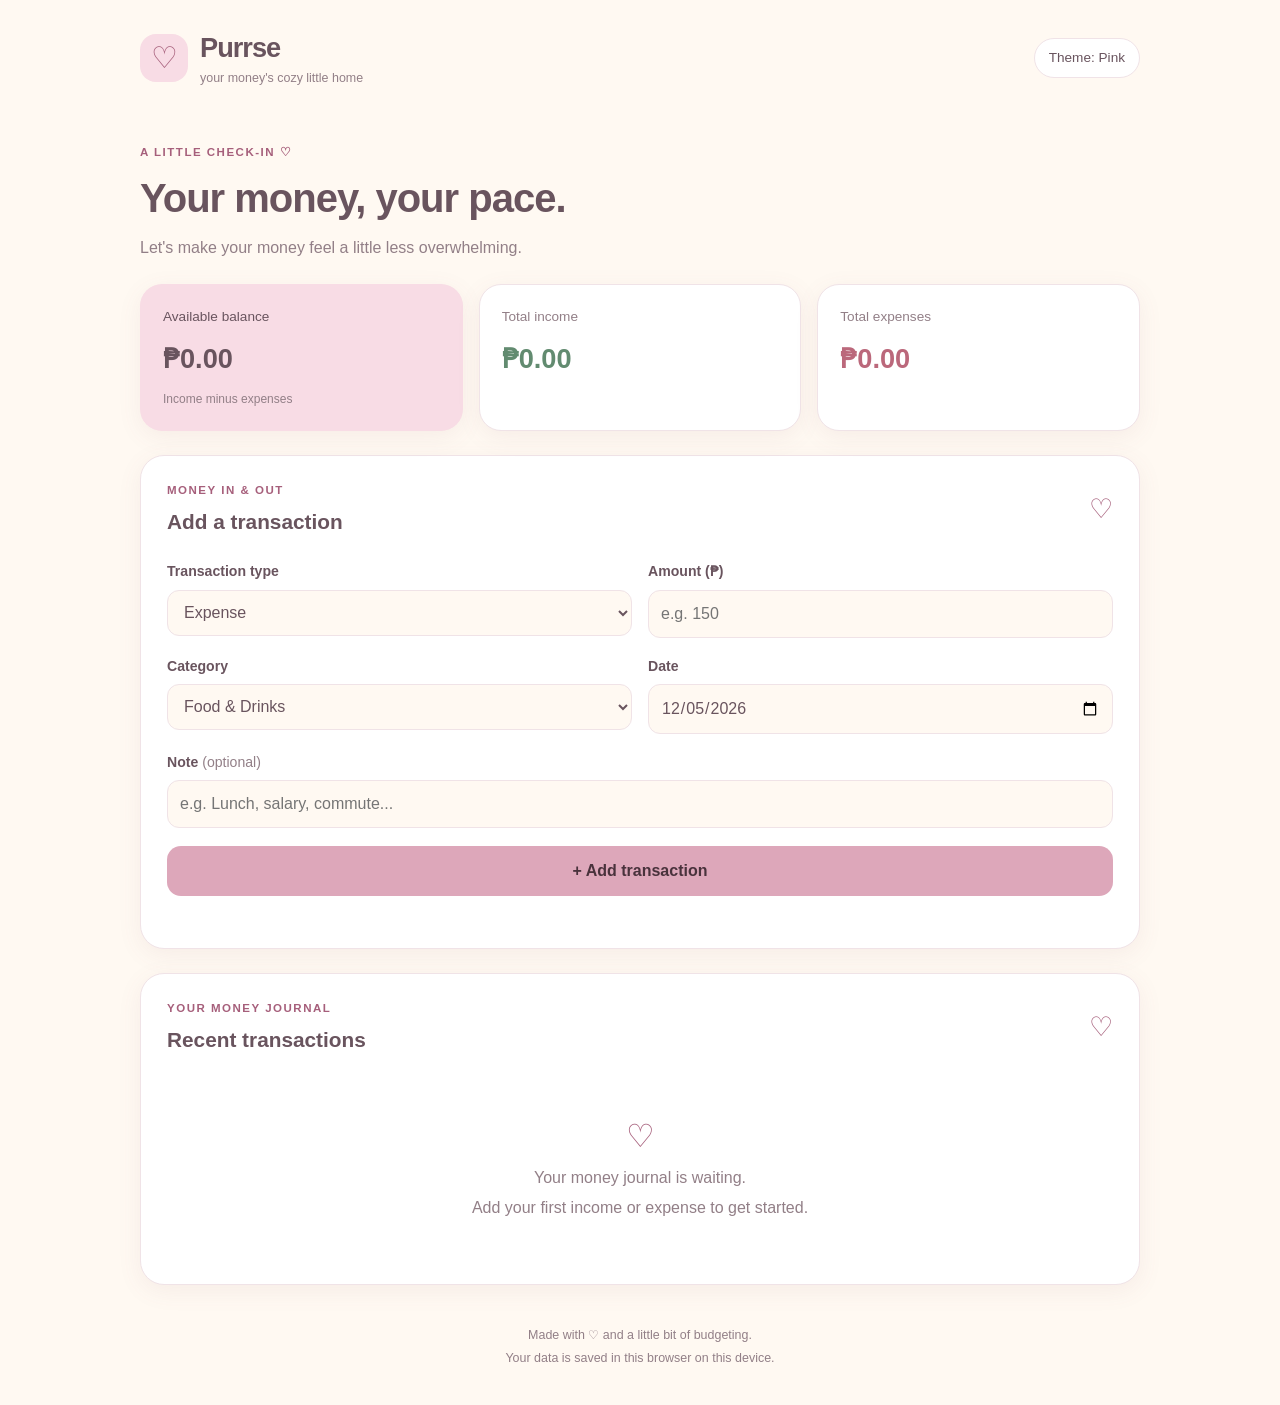
<file: index.html>
<!DOCTYPE html>
<html lang="en">

    <head>
        <!-- Basic information about our webpage -->
        <meta charset="UTF-8"> 
        <meta name="viewport"
            content="width=device-width, initial scale=1.0"> <!--para fit sa phone OR pc-->
        <meta name="theme-color"
            content="#fff7f8"> 
            <!--soft pink atake ko nian-->
        
            <title> Purrse - Your Cozy Budget Tracker </title>

                <link rel="manifest"
                    href="./manifest.json"> <!--mobile app hehe-->

                <link rel="stylesheet"
                    href="style.css"> <!--nakakonek yn sha s css file-->

                <script src="script.js" 
                    defer> </script> <!--konek sa js file tapos yung defer bzt un ira-run ni browser kinemberlu-->

    </head>

    <body>

        <div class="app-container">

            <header class="app-header">

                <div class="brand">

                    <span class="brand-icon"
                        aria-hidden="true">♡</span>

                    <div>
                    <h1>Purrse</h1>
                    <p class="tagline">your money's cozy little home</p>
                    </div>

                </div>

                <button id="themeButton"
                    class="theme-button"
                    type="button">
                        Change theme
                </button>
            </header>

            <main>
                <section class="welcome-section">
                    <p class="eyebrow">A LITTLE CHECK-IN ♡</p>
                    <h2>Your money, your pace.</h2>
                    <p>Let's make your money feel a little less overwhelming.</p>
                </section>

                <!--summary cards here-->
                <section class="summary-grid" aria-label="Financial summary">

                    <article class="summary-card balance-card">
                        <p>Available balance</p>
                        <h2 id="balance">₱0.00</h2>
                        <span class="card-note">Income minus expenses</span>
                    </article>

                    <article class="summary-card">
                        <p>Total income</p>
                        <h2 id="income" class="income-text">₱0.00</h2>
                    </article>

                    <article class="summary-card">
                        <p>Total expenses</p>
                        <h2 id="expenses" class="expense-text">₱0.00</h2>
                    </article>

                </section>

                <!--form for add transactions-->
                <section class="panel"
                    id="add-transaction">

                        <div class="section-heading">
                            <div>
                                <p class="eyebrow">MONEY IN & OUT</p>
                                <h2>Add a transaction</h2>
                            </div>

                            <span class="heading-heart"
                                aria-hidden="true">♡</span>
                        </div> 

                        <form id="transactionForm">

                            <div class="form-row">
                                <div class="form-group">
                                    <label for="type">Transaction type</label>
                                    <select id="type" name="type" required>
                                        <option value="expense">Expense</option>
                                        <option value="income">Income</option>
                                </select>
                                </div>

                                <div class="form-group">
                                    <label for="amount">Amount (₱)</label>
                                    <input
                                        id="amount"
                                        name="amount"
                                        type="number"
                                        min="0.01"
                                        max="1000000000"
                                        step="0.01"
                                        placeholder="e.g. 150"
                                        required
                                    >
                                </div>
                            </div>

                            <div class="form-row">
                                <div class="form-group">
                                    <label for="category">Category</label>
                                    <select id="category" name="category" required>
                                        <option value="Food & Drinks">Food & Drinks</option>
                                        <option value="Transportation">Transportation</option>
                                        <option value="Bills & Utilities">Bills & Utilities</option>
                                        <option value="Shopping">Shopping</option>
                                        <option value="Health & Personal Care">Health & Personal Care</option>
                                        <option value="Education">Education</option>
                                        <option value="Debt Payments">Debt Payments</option>
                                        <option value="Savings">Savings</option>
                                        <option value="Other">Other</option>
                                    </select>
                                </div>

                                <div class="form-group">
                                    <label for="date">Date</label>
                                    <input id="date" name="date" type="date" required>
                                </div>
                            </div>

                            <div class="form-group">
                                <label for="note">Note <span class="optional">(optional)</span></label>
                                <input
                                id="note"
                                name="note"
                                type="text"
                                maxlength="100"
                                placeholder="e.g. Lunch, salary, commute..."
                                >
                            </div>

                            <button class="primary-button" type="submit">
                                + Add transaction
                            </button>

                            <p id="formMessage" class="form-message" role="status"></p>
                        </form>
                </section>

                <!--transaction history-->
                <section class="panel" id="transaction-history">
                    <div class="section-heading">
                        <div>
                            <p class="eyebrow">YOUR MONEY JOURNAL</p>
                            <h2>Recent transactions</h2>
                        </div>
                        <span class="heading-heart" aria-hidden="true">♡</span>
                    </div>

                    <div id="transactionList" class="transaction-list">
                    //js will display transactions here.
                    </div>
                </section>

            </main>

            <footer class="app-footer">
                <p>Made with ♡ and a little bit of budgeting.</p>
                <p>Your data is saved in this browser on this device.</p>
            </footer>

        </div>    

    </body>
</html>
</file>
<file: style.css>
/* =========================================
   PURRSE — COLORS AND GENERAL SETTINGS
   ========================================= */

:root {
  --background: #FFF9F2;
  --surface: #FFFFFF;
  --primary: #DDA7BA;
  --primary-dark: #A65F7B;
  --soft-pink: #F8DCE5;
  --text: #69545E;
  --muted: #927F87;
  --border: #F0E3E7;
  --income: #628B70;
  --expense: #BB687B;
  --shadow: 0 6px 24px rgba(135, 91, 108, 0.08);
}

/* Alternative color themes */

body.blue {
  --background: #EAF4FF;
  --surface: #F8FBFF;
  --primary: #A9CBEF;
  --primary-dark: #739FCF;
  --soft-pink: #DCEBFC;
  --text: #4B6078;
  --muted: #7188A3;
  --income: #43866D;
  --expense: #B85F7A;
  --border: #D5E5F5;
}


body.lavender {
  --background: #F8F5FF;
  --surface: #FFFFFF;
  --primary: #C5B5E8;
  --primary-dark: #78639F;
  --soft-pink: #E9E0FA;
  --text: #5F5472;
  --muted: #8D829F;
  --border: #E9E1F2;
}

body.matcha {
  --background: #F6F8F0;
  --surface: #FFFFFF;
  --primary: #B9CBA4;
  --primary-dark: #5F7B4D;
  --soft-pink: #E5EED9;
  --text: #4F6048;
  --muted: #84917B;
  --border: #E1E9D9;
}

body.peach {
  --background: #FFF7F0;
  --surface: #FFFFFF;
  --primary: #F0BEA6;
  --primary-dark: #A9674D;
  --soft-pink: #FBE5D8;
  --text: #76574B;
  --muted: #A1867A;
  --border: #F3E4DA;
}

/* =========================================
   BASIC PAGE STYLES
   ========================================= */

* {
  box-sizing: border-box;
}

body {
  margin: 0;
  background: var(--background);
  color: var(--text);
  font-family: "Segoe UI", Arial, sans-serif;
  line-height: 1.5;
  transition: background 0.2s ease, color 0.2s ease;
}

button,
input,
select {
  font: inherit;
}

button {
  cursor: pointer;
}

.app-container {
  width: min(100% - 32px, 1000px);
  margin: 0 auto;
}

/* =========================================
   HEADER AND BRAND
   ========================================= */

.app-header {
  display: flex;
  align-items: center;
  justify-content: space-between;
  gap: 16px;
  padding: 28px 0;
}

.brand {
  display: flex;
  align-items: center;
  gap: 12px;
}

.brand-icon {
  display: grid;
  place-items: center;
  width: 48px;
  height: 48px;
  border-radius: 16px;
  background: var(--soft-pink);
  color: var(--primary-dark);
  font-size: 30px;
  line-height: 1;
}

.brand h1 {
  margin: 0;
  font-size: 1.7rem;
  letter-spacing: -1px;
}

.tagline {
  margin: 0;
  color: var(--muted);
  font-size: 0.78rem;
}

.theme-button {
  border: 1px solid var(--border);
  border-radius: 999px;
  padding: 9px 14px;
  background: var(--surface);
  color: var(--text);
  font-size: 0.85rem;
}

/* =========================================
   WELCOME SECTION
   ========================================= */

.welcome-section {
  padding: 28px 0 24px;
}

.eyebrow {
  margin: 0 0 7px;
  color: var(--primary-dark);
  font-size: 0.72rem;
  font-weight: 700;
  letter-spacing: 1.5px;
}

.welcome-section h2 {
  margin: 0 0 8px;
  font-size: clamp(1.8rem, 5vw, 2.5rem);
  letter-spacing: -1px;
}

.welcome-section > p:last-child {
  margin: 0;
  color: var(--muted);
}

/* =========================================
   SUMMARY CARDS
   ========================================= */

.summary-grid {
  display: grid;
  grid-template-columns: repeat(3, minmax(0, 1fr));
  gap: 16px;
  margin-bottom: 24px;
}

.summary-card {
  min-width: 0;
  padding: 22px;
  border: 1px solid var(--border);
  border-radius: 22px;
  background: var(--surface);
  box-shadow: var(--shadow);
}

.balance-card {
  background: var(--soft-pink);
  border-color: transparent;
}

.summary-card p {
  margin: 0 0 12px;
  color: var(--muted);
  font-size: 0.85rem;
}

.balance-card p {
  color: var(--text);
}

.summary-card h2 {
  overflow-wrap: anywhere;
  margin: 0;
  font-size: clamp(1.15rem, 3vw, 1.7rem);
}

.card-note {
  display: block;
  margin-top: 10px;
  color: var(--muted);
  font-size: 0.75rem;
}

.income-text {
  color: var(--income);
}

.expense-text {
  color: var(--expense);
}

/* =========================================
   PANELS AND SECTION HEADINGS
   ========================================= */

.panel {
  margin-bottom: 24px;
  padding: 26px;
  border: 1px solid var(--border);
  border-radius: 24px;
  background: var(--surface);
  box-shadow: var(--shadow);
}

.section-heading {
  display: flex;
  align-items: center;
  justify-content: space-between;
  gap: 12px;
  margin-bottom: 24px;
}

.section-heading h2 {
  margin: 0;
  font-size: 1.3rem;
}

.heading-heart {
  color: var(--primary-dark);
  font-size: 1.7rem;
}

/* =========================================
   TRANSACTION FORM
   ========================================= */

.form-row {
  display: grid;
  grid-template-columns: repeat(2, minmax(0, 1fr));
  gap: 16px;
}

.form-group {
  display: flex;
  flex-direction: column;
  gap: 7px;
  min-width: 0;
  margin-bottom: 18px;
}

.form-group label {
  font-size: 0.88rem;
  font-weight: 600;
}

.optional {
  color: var(--muted);
  font-weight: 400;
}

.form-group input,
.form-group select {
  width: 100%;
  min-height: 46px;
  padding: 11px 12px;
  border: 1px solid var(--border);
  border-radius: 12px;
  outline: none;
  background: var(--background);
  color: var(--text);
}

.form-group input:focus,
.form-group select:focus {
  border-color: var(--primary-dark);
  box-shadow: 0 0 0 3px var(--soft-pink);
}

.primary-button {
  width: 100%;
  padding: 13px 18px;
  border: none;
  border-radius: 14px;
  background: var(--primary);
  color: #49323C;
  font-weight: 700;
  transition: filter 0.2s ease, transform 0.2s ease;
}

.primary-button:hover {
  filter: brightness(0.97);
}

.primary-button:active {
  transform: scale(0.99);
}

.form-message {
  min-height: 1.2em;
  margin: 10px 0 0;
  color: var(--income);
  font-size: 0.85rem;
}

/* =========================================
   TRANSACTION HISTORY
   ========================================= */

.transaction-list {
  display: flex;
  flex-direction: column;
  gap: 12px;
}

.transaction-item {
  display: flex;
  align-items: center;
  gap: 13px;
  padding: 14px 0;
  border-bottom: 1px solid var(--border);
}

.transaction-item:last-child {
  border-bottom: none;
}

.transaction-symbol {
  display: grid;
  place-items: center;
  flex-shrink: 0;
  width: 44px;
  height: 44px;
  border-radius: 14px;
  background: var(--soft-pink);
  color: var(--primary-dark);
  font-size: 1.2rem;
}

.transaction-details {
  flex: 1;
  min-width: 0;
}

.transaction-details h3 {
  overflow-wrap: anywhere;
  margin: 0 0 4px;
  font-size: 0.95rem;
}

.transaction-details p {
  overflow-wrap: anywhere;
  margin: 0;
  color: var(--muted);
  font-size: 0.78rem;
}

.transaction-right {
  display: flex;
  flex-direction: column;
  align-items: flex-end;
  gap: 6px;
}

.transaction-amount {
  font-size: 0.95rem;
  font-weight: 700;
  white-space: nowrap;
}

.transaction-amount.income-text {
  color: var(--income);
}

.transaction-amount.expense-text {
  color: var(--expense);
}

.delete-button {
  padding: 4px 8px;
  border: 1px solid var(--border);
  border-radius: 8px;
  background: transparent;
  color: var(--muted);
  font-size: 0.75rem;
}

.delete-button:hover {
  color: var(--expense);
  border-color: var(--expense);
}

.empty-state {
  padding: 32px 12px;
  text-align: center;
  color: var(--muted);
}

.empty-state p {
  margin: 6px 0;
}

.empty-state .empty-heart {
  font-size: 2rem;
  color: var(--primary-dark);
}

/* =========================================
   FOOTER
   ========================================= */

.app-footer {
  padding: 12px 0 32px;
  text-align: center;
  color: var(--muted);
  font-size: 0.78rem;
}

.app-footer p {
  margin: 5px 0;
}

/* =========================================
   MOBILE LAYOUT
   ========================================= */

@media (max-width: 650px) {
  .app-container {
    width: min(100% - 22px, 1000px);
  }

  .app-header {
    align-items: flex-start;
    padding: 20px 0;
  }

  .brand h1 {
    font-size: 1.45rem;
  }

  .tagline {
    max-width: 160px;
    font-size: 0.7rem;
  }

  .theme-button {
    padding: 8px 10px;
    font-size: 0.76rem;
  }

  .summary-grid {
    grid-template-columns: 1fr 1fr;
    gap: 10px;
  }

  .balance-card {
    grid-column: 1 / -1;
  }

  .summary-card {
    padding: 16px;
    border-radius: 18px;
  }

  .panel {
    padding: 18px;
    border-radius: 20px;
  }

  .form-row {
    grid-template-columns: 1fr;
    gap: 0;
  }
}

@media (max-width: 360px) {
  .brand {
    gap: 7px;
  }

  .brand-icon {
    width: 38px;
    height: 38px;
  }

  .theme-button {
    max-width: 100px;
  }
}
</file>
<file: PURRSE/style.css>
/* =========================================
   PURRSE — COLORS AND GENERAL SETTINGS
   ========================================= */

:root {
  --background: #FFF9F2;
  --surface: #FFFFFF;
  --primary: #DDA7BA;
  --primary-dark: #A65F7B;
  --soft-pink: #F8DCE5;
  --text: #69545E;
  --muted: #927F87;
  --border: #F0E3E7;
  --income: #628B70;
  --expense: #BB687B;
  --shadow: 0 6px 24px rgba(135, 91, 108, 0.08);
}

/* Alternative color themes */

body.blue {
  --background: #EAF4FF;
  --surface: #F8FBFF;
  --primary: #A9CBEF;
  --primary-dark: #739FCF;
  --soft-pink: #DCEBFC;
  --text: #4B6078;
  --muted: #7188A3;
  --income: #43866D;
  --expense: #B85F7A;
  --border: #D5E5F5;
}


body.lavender {
  --background: #F8F5FF;
  --surface: #FFFFFF;
  --primary: #C5B5E8;
  --primary-dark: #78639F;
  --soft-pink: #E9E0FA;
  --text: #5F5472;
  --muted: #8D829F;
  --border: #E9E1F2;
}

body.matcha {
  --background: #F6F8F0;
  --surface: #FFFFFF;
  --primary: #B9CBA4;
  --primary-dark: #5F7B4D;
  --soft-pink: #E5EED9;
  --text: #4F6048;
  --muted: #84917B;
  --border: #E1E9D9;
}

body.peach {
  --background: #FFF7F0;
  --surface: #FFFFFF;
  --primary: #F0BEA6;
  --primary-dark: #A9674D;
  --soft-pink: #FBE5D8;
  --text: #76574B;
  --muted: #A1867A;
  --border: #F3E4DA;
}

/* =========================================
   BASIC PAGE STYLES
   ========================================= */

* {
  box-sizing: border-box;
}

body {
  margin: 0;
  background: var(--background);
  color: var(--text);
  font-family: "Segoe UI", Arial, sans-serif;
  line-height: 1.5;
  transition: background 0.2s ease, color 0.2s ease;
}

button,
input,
select {
  font: inherit;
}

button {
  cursor: pointer;
}

.app-container {
  width: min(100% - 32px, 1000px);
  margin: 0 auto;
}

/* =========================================
   HEADER AND BRAND
   ========================================= */

.app-header {
  display: flex;
  align-items: center;
  justify-content: space-between;
  gap: 16px;
  padding: 28px 0;
}

.brand {
  display: flex;
  align-items: center;
  gap: 12px;
}

.brand-icon {
  display: grid;
  place-items: center;
  width: 48px;
  height: 48px;
  border-radius: 16px;
  background: var(--soft-pink);
  color: var(--primary-dark);
  font-size: 30px;
  line-height: 1;
}

.brand h1 {
  margin: 0;
  font-size: 1.7rem;
  letter-spacing: -1px;
}

.tagline {
  margin: 0;
  color: var(--muted);
  font-size: 0.78rem;
}

.theme-button {
  border: 1px solid var(--border);
  border-radius: 999px;
  padding: 9px 14px;
  background: var(--surface);
  color: var(--text);
  font-size: 0.85rem;
}

/* =========================================
   WELCOME SECTION
   ========================================= */

.welcome-section {
  padding: 28px 0 24px;
}

.eyebrow {
  margin: 0 0 7px;
  color: var(--primary-dark);
  font-size: 0.72rem;
  font-weight: 700;
  letter-spacing: 1.5px;
}

.welcome-section h2 {
  margin: 0 0 8px;
  font-size: clamp(1.8rem, 5vw, 2.5rem);
  letter-spacing: -1px;
}

.welcome-section > p:last-child {
  margin: 0;
  color: var(--muted);
}

/* =========================================
   SUMMARY CARDS
   ========================================= */

.summary-grid {
  display: grid;
  grid-template-columns: repeat(3, minmax(0, 1fr));
  gap: 16px;
  margin-bottom: 24px;
}

.summary-card {
  min-width: 0;
  padding: 22px;
  border: 1px solid var(--border);
  border-radius: 22px;
  background: var(--surface);
  box-shadow: var(--shadow);
}

.balance-card {
  background: var(--soft-pink);
  border-color: transparent;
}

.summary-card p {
  margin: 0 0 12px;
  color: var(--muted);
  font-size: 0.85rem;
}

.balance-card p {
  color: var(--text);
}

.summary-card h2 {
  overflow-wrap: anywhere;
  margin: 0;
  font-size: clamp(1.15rem, 3vw, 1.7rem);
}

.card-note {
  display: block;
  margin-top: 10px;
  color: var(--muted);
  font-size: 0.75rem;
}

.income-text {
  color: var(--income);
}

.expense-text {
  color: var(--expense);
}

/* =========================================
   PANELS AND SECTION HEADINGS
   ========================================= */

.panel {
  margin-bottom: 24px;
  padding: 26px;
  border: 1px solid var(--border);
  border-radius: 24px;
  background: var(--surface);
  box-shadow: var(--shadow);
}

.section-heading {
  display: flex;
  align-items: center;
  justify-content: space-between;
  gap: 12px;
  margin-bottom: 24px;
}

.section-heading h2 {
  margin: 0;
  font-size: 1.3rem;
}

.heading-heart {
  color: var(--primary-dark);
  font-size: 1.7rem;
}

/* =========================================
   TRANSACTION FORM
   ========================================= */

.form-row {
  display: grid;
  grid-template-columns: repeat(2, minmax(0, 1fr));
  gap: 16px;
}

.form-group {
  display: flex;
  flex-direction: column;
  gap: 7px;
  min-width: 0;
  margin-bottom: 18px;
}

.form-group label {
  font-size: 0.88rem;
  font-weight: 600;
}

.optional {
  color: var(--muted);
  font-weight: 400;
}

.form-group input,
.form-group select {
  width: 100%;
  min-height: 46px;
  padding: 11px 12px;
  border: 1px solid var(--border);
  border-radius: 12px;
  outline: none;
  background: var(--background);
  color: var(--text);
}

.form-group input:focus,
.form-group select:focus {
  border-color: var(--primary-dark);
  box-shadow: 0 0 0 3px var(--soft-pink);
}

.primary-button {
  width: 100%;
  padding: 13px 18px;
  border: none;
  border-radius: 14px;
  background: var(--primary);
  color: #49323C;
  font-weight: 700;
  transition: filter 0.2s ease, transform 0.2s ease;
}

.primary-button:hover {
  filter: brightness(0.97);
}

.primary-button:active {
  transform: scale(0.99);
}

.form-message {
  min-height: 1.2em;
  margin: 10px 0 0;
  color: var(--income);
  font-size: 0.85rem;
}

/* =========================================
   TRANSACTION HISTORY
   ========================================= */

.transaction-list {
  display: flex;
  flex-direction: column;
  gap: 12px;
}

.transaction-item {
  display: flex;
  align-items: center;
  gap: 13px;
  padding: 14px 0;
  border-bottom: 1px solid var(--border);
}

.transaction-item:last-child {
  border-bottom: none;
}

.transaction-symbol {
  display: grid;
  place-items: center;
  flex-shrink: 0;
  width: 44px;
  height: 44px;
  border-radius: 14px;
  background: var(--soft-pink);
  color: var(--primary-dark);
  font-size: 1.2rem;
}

.transaction-details {
  flex: 1;
  min-width: 0;
}

.transaction-details h3 {
  overflow-wrap: anywhere;
  margin: 0 0 4px;
  font-size: 0.95rem;
}

.transaction-details p {
  overflow-wrap: anywhere;
  margin: 0;
  color: var(--muted);
  font-size: 0.78rem;
}

.transaction-right {
  display: flex;
  flex-direction: column;
  align-items: flex-end;
  gap: 6px;
}

.transaction-amount {
  font-size: 0.95rem;
  font-weight: 700;
  white-space: nowrap;
}

.transaction-amount.income-text {
  color: var(--income);
}

.transaction-amount.expense-text {
  color: var(--expense);
}

.delete-button {
  padding: 4px 8px;
  border: 1px solid var(--border);
  border-radius: 8px;
  background: transparent;
  color: var(--muted);
  font-size: 0.75rem;
}

.delete-button:hover {
  color: var(--expense);
  border-color: var(--expense);
}

.empty-state {
  padding: 32px 12px;
  text-align: center;
  color: var(--muted);
}

.empty-state p {
  margin: 6px 0;
}

.empty-state .empty-heart {
  font-size: 2rem;
  color: var(--primary-dark);
}

/* =========================================
   FOOTER
   ========================================= */

.app-footer {
  padding: 12px 0 32px;
  text-align: center;
  color: var(--muted);
  font-size: 0.78rem;
}

.app-footer p {
  margin: 5px 0;
}

/* =========================================
   MOBILE LAYOUT
   ========================================= */

@media (max-width: 650px) {
  .app-container {
    width: min(100% - 22px, 1000px);
  }

  .app-header {
    align-items: flex-start;
    padding: 20px 0;
  }

  .brand h1 {
    font-size: 1.45rem;
  }

  .tagline {
    max-width: 160px;
    font-size: 0.7rem;
  }

  .theme-button {
    padding: 8px 10px;
    font-size: 0.76rem;
  }

  .summary-grid {
    grid-template-columns: 1fr 1fr;
    gap: 10px;
  }

  .balance-card {
    grid-column: 1 / -1;
  }

  .summary-card {
    padding: 16px;
    border-radius: 18px;
  }

  .panel {
    padding: 18px;
    border-radius: 20px;
  }

  .form-row {
    grid-template-columns: 1fr;
    gap: 0;
  }
}

@media (max-width: 360px) {
  .brand {
    gap: 7px;
  }

  .brand-icon {
    width: 38px;
    height: 38px;
  }

  .theme-button {
    max-width: 100px;
  }
}
</file>
